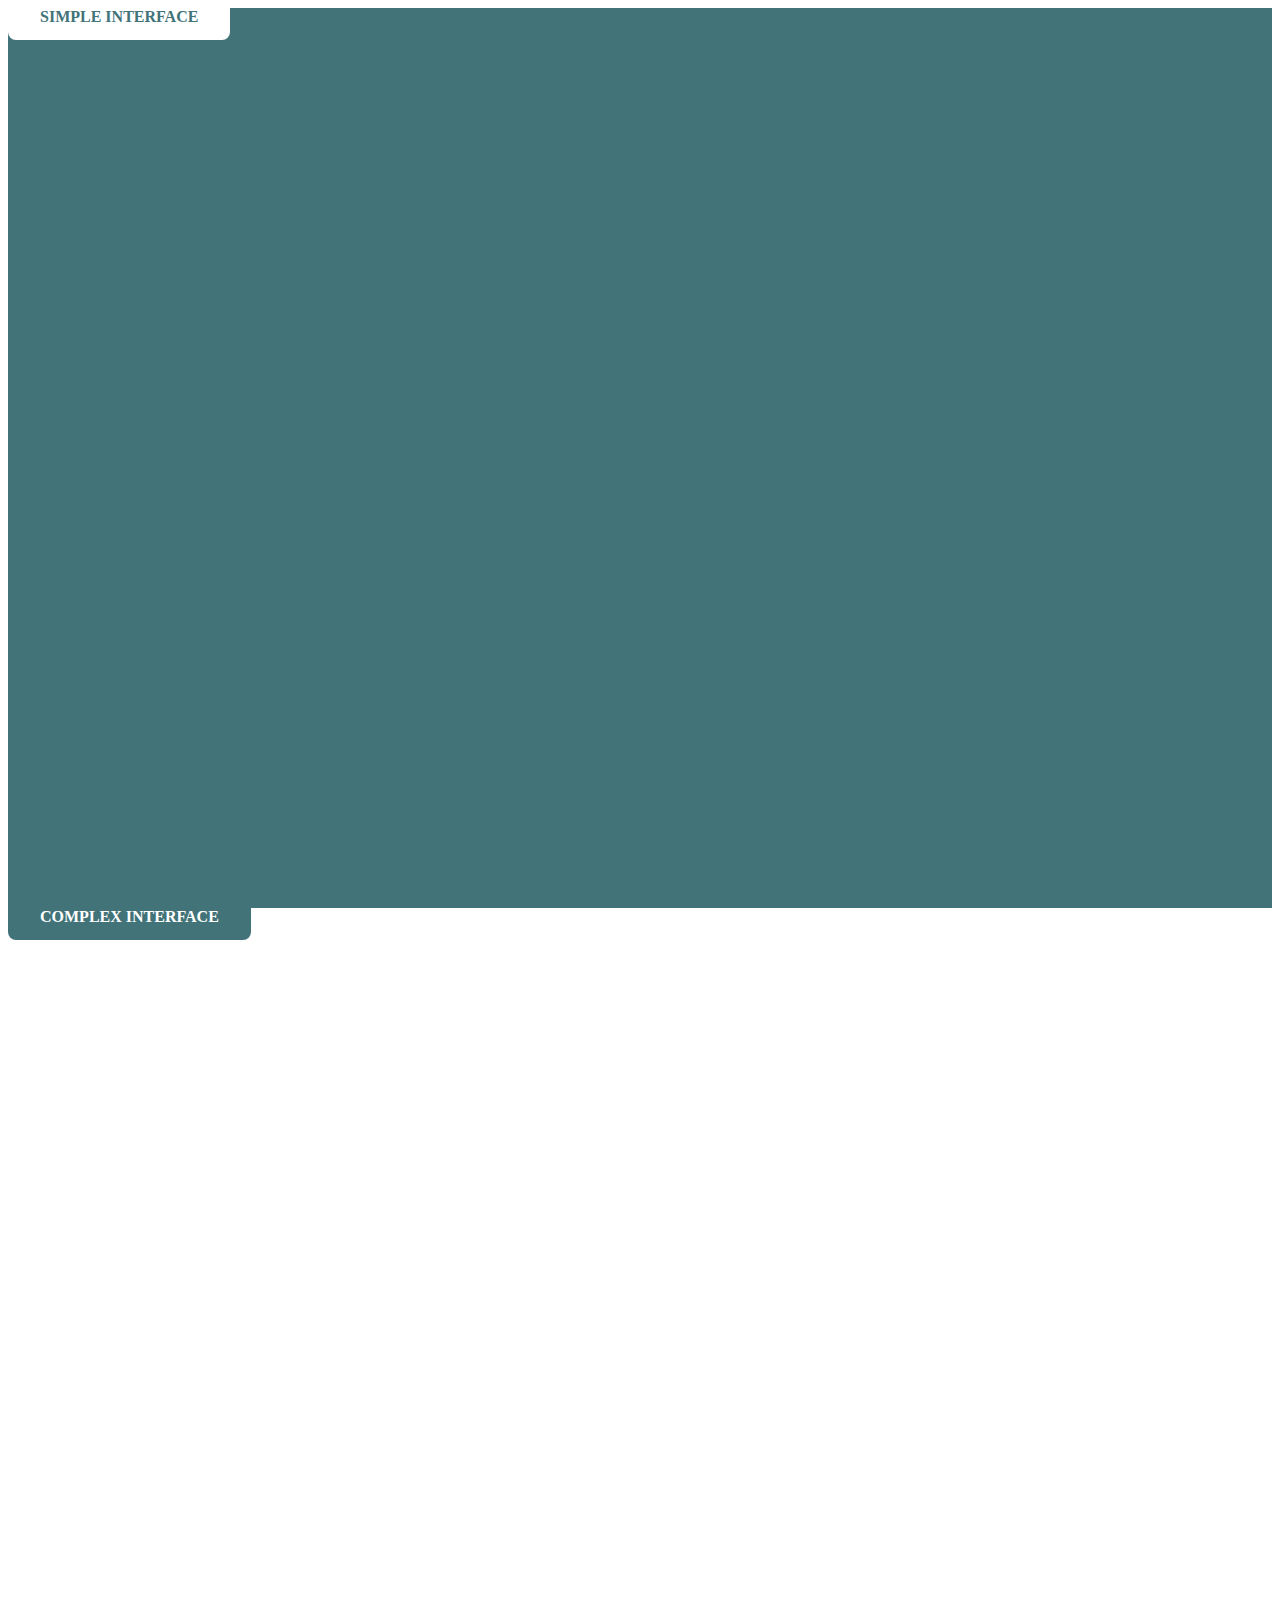
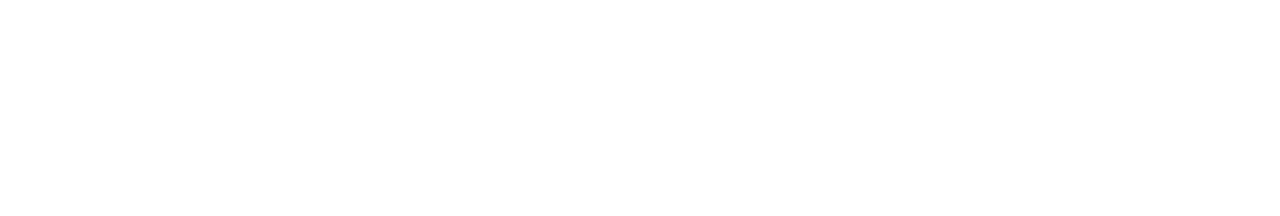
<file: index.html>
<!DOCTYPE html>
<html lang="en">
  <head>
    <meta charset="UTF-8" />
    <meta name="viewport" content="width=device-width, initial-scale=1.0" />
    <link rel="stylesheet" href="https://cdn.jsdelivr.net/npm/bootstrap@4.5.3/dist/css/bootstrap.min.css" integrity="sha384-TX8t27EcRE3e/ihU7zmQxVncDAy5uIKz4rEkgIXeMed4M0jlfIDPvg6uqKI2xXr2" crossorigin="anonymous">
    <link rel="stylesheet" href="style.css">
    <title>end-of-field-challenge</title>
  </head>
  <body>
    <div class="row no-gutters">
        <div class="leftside col-md-6 d-flex justify-content-center align-items-center">
          <a class= "box_1" href="simple.html">simple interface</a>
        </div>
        <div class="rightside col-md-6 d-flex justify-content-center align-items-center">
          <a class="box_2" href="complex.html">complex interface</a>
        </div>
      </div>
  </body>
</html>
</file>
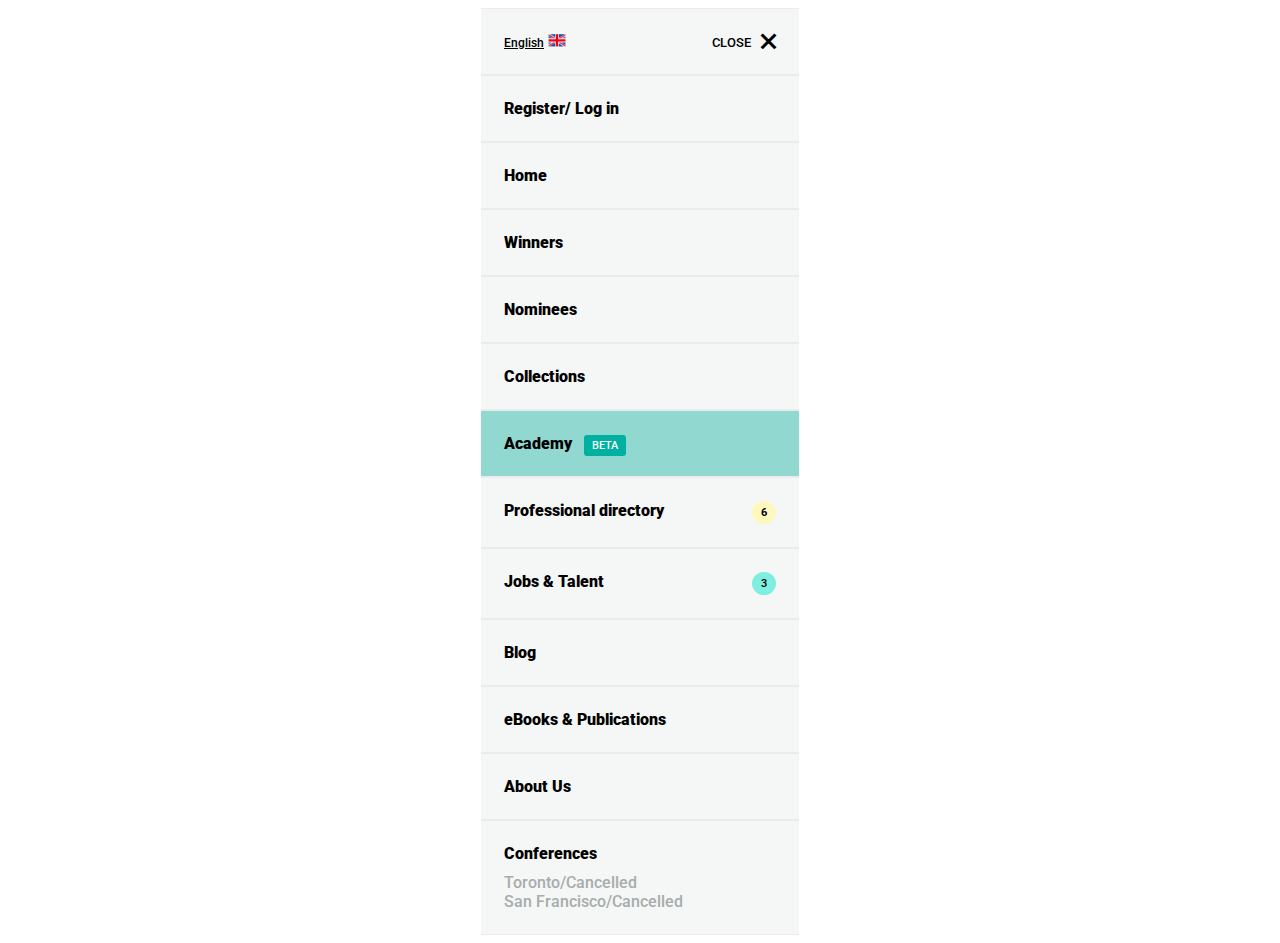
<file: complex.html>
<!DOCTYPE html>
<html lang="en">
  <head>
    <meta charset="UTF-8" />
    <meta name="viewport" content="width=device-width, initial-scale=1.0" />
    <link rel="stylesheet" type="text/css" href="font/flaticon.css">
    <link rel="stylesheet" href="complex.css">
    <title>Interface [complex.02.png]</title>
  </head>
  <body>
    <nav class="dropdown">
      <div id="box_1" class="nav-item">
        <p><a href="#">English</a> <img src="flag.PNG" alt="UK-flag"></p>
        <p id="tag_1">close<span class="flaticon-close"></span></p>
      </div>
      <div class="nav-item">Register/ Log in</div>
      <div class="nav-item">Home</div>
      <div class="nav-item">Winners</div>
      <div class="nav-item">Nominees</div>
      <div class="nav-item">Collections</div>
      <div id="box_2" class="nav-item">
        <p>Academy &nbsp; <span id="tag_2">beta</span></p>
      </div>
      <div id="box_3" class="nav-item">
        <p>Professional directory</p>
        <p id="tag_3">6</p>
      </div>
      <div id="box_4" class="nav-item">
        <p>Jobs & Talent</p>
        <p id="tag_4">3</p>
      </div>
      <div class="nav-item">Blog</div>
      <div class="nav-item">eBooks & Publications</div>
      <div class="nav-item">About Us</div>
      <div class="nav-item">
        <p>Conferences</p>
        <div class="line">
          <p>Toronto/Cancelled</p>
          <p>San Francisco/Cancelled</p>
        </div>
      </div>
    </nav>
  </body>
</html>
</file>
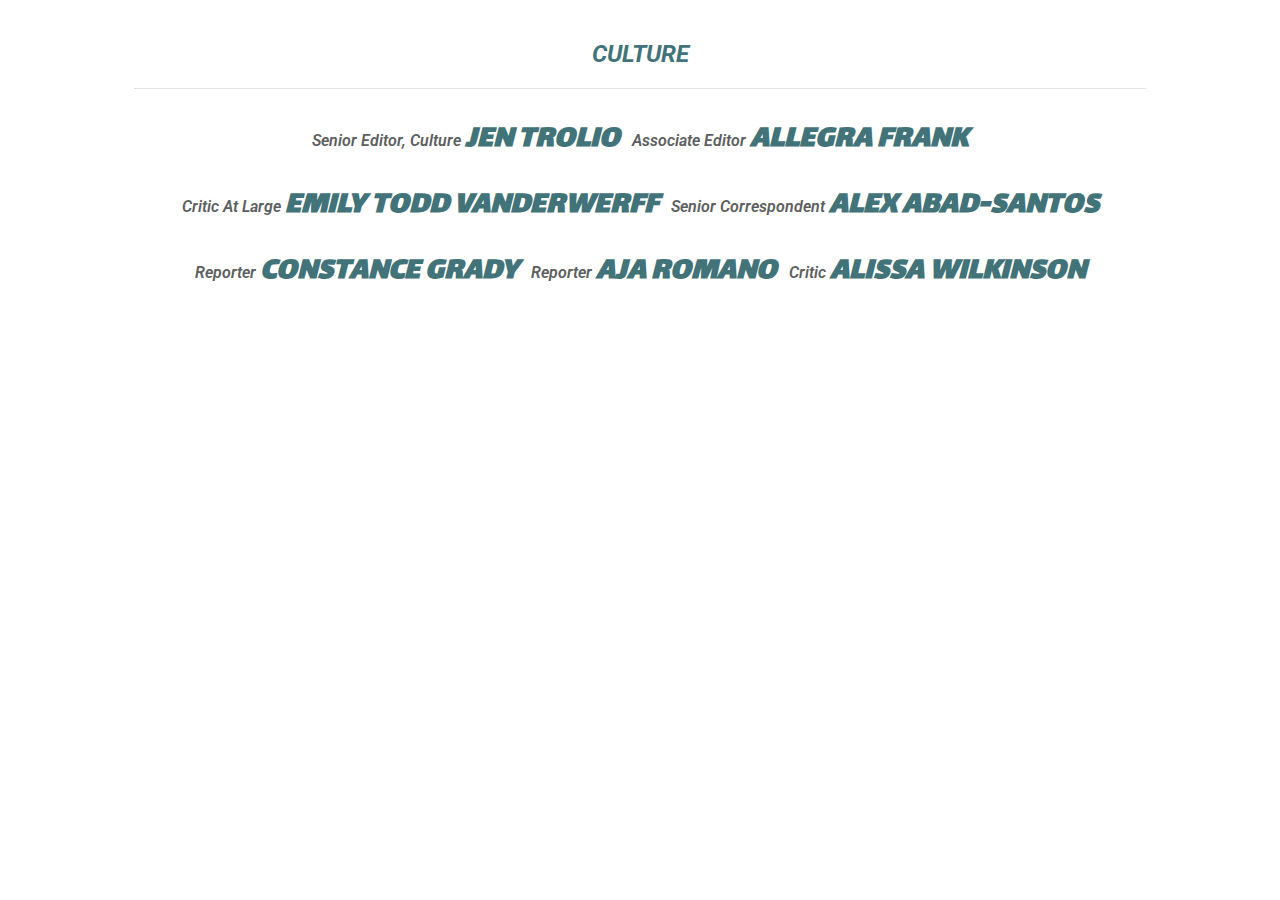
<file: simple.html>
<!DOCTYPE html>
<html lang="en">
  <head>
    <meta charset="UTF-8" />
    <meta name="viewport" content="width=device-width, initial-scale=1.0" />
    <link rel="stylesheet" href="simple.css">
    <title>Interface [interface.20.png]</title>
  </head>
  <body>
    <header>
      <h2>culture</h2>
    </header>
    <div class="line"></div>
    <main>
      <p>senior editor, culture <span>jen trolio</span> &nbsp; associate editor <span>allegra frank</span></p>
      <p>critic at large <span>emily todd vanderwerff</span> &nbsp; senior correspondent <span>alex abad-santos</span></p>
      <p>reporter <span>constance grady</span> &nbsp; reporter <span>aja romano</span> &nbsp; critic <span>alissa wilkinson</span></p>
    </main>
  </body>
</html>
</file>
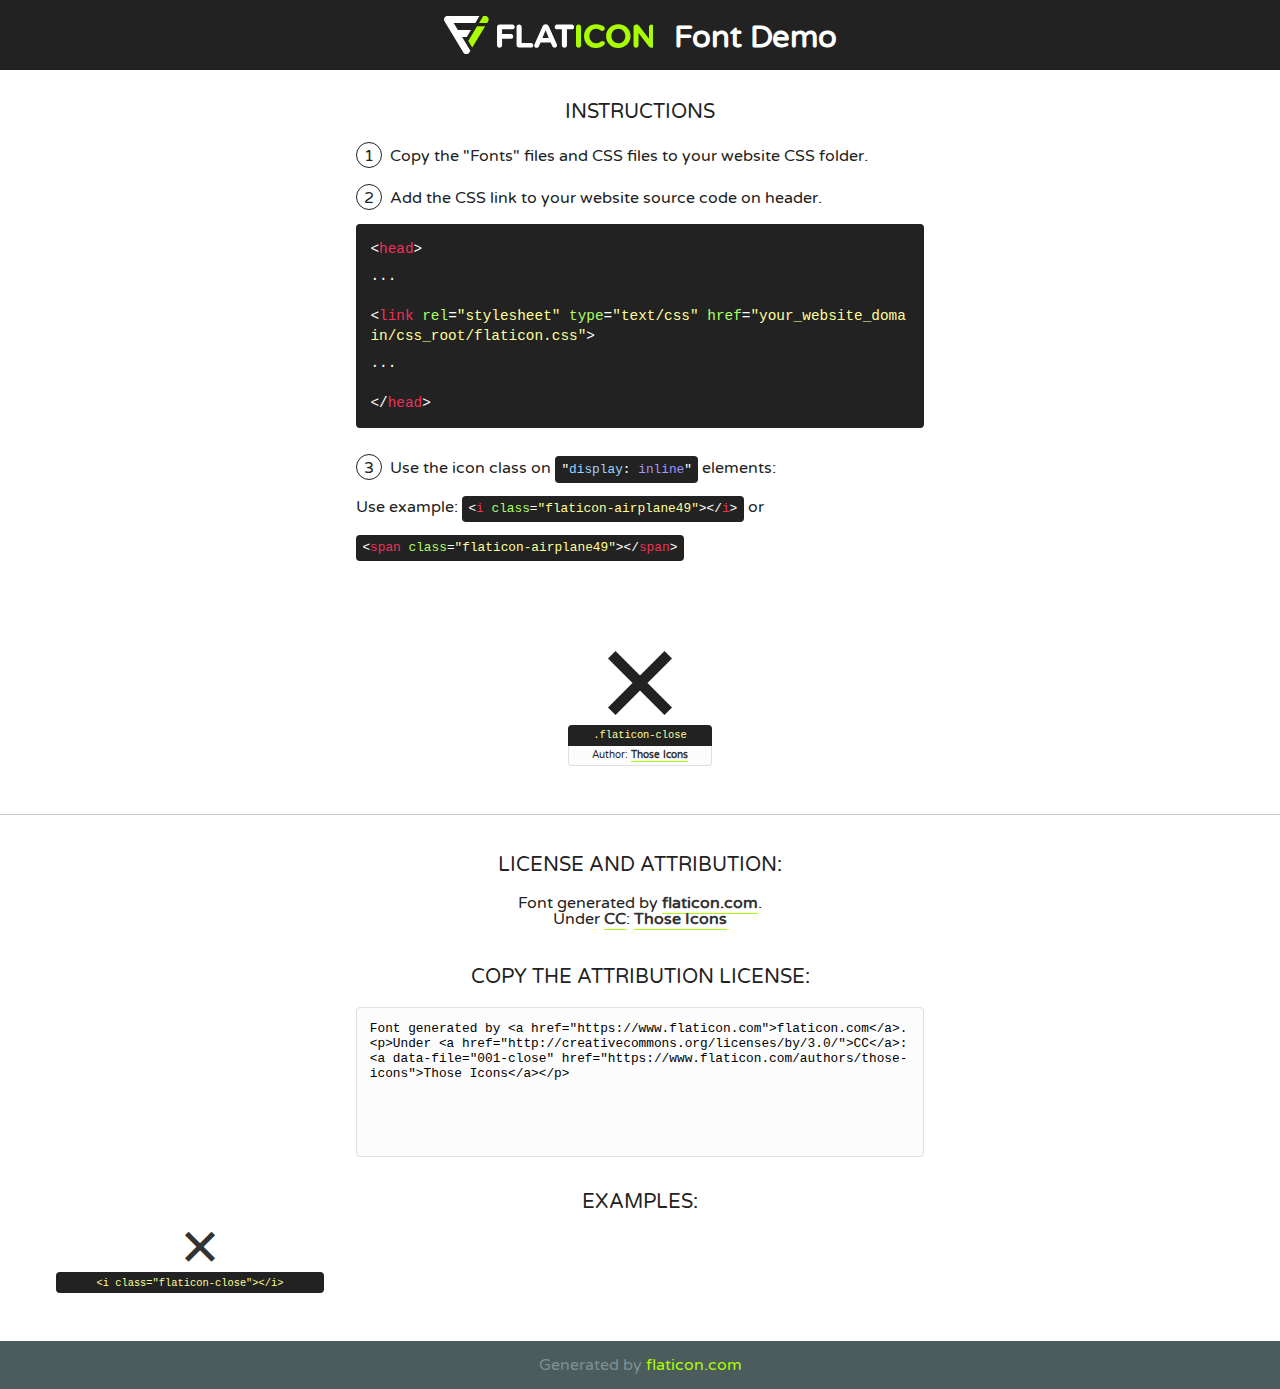
<file: font/flaticon.html>
<!DOCTYPE html>
<!--
  Flaticon icon font: Flaticon
  Creation date: 03/11/2020 14:35
-->
<html>
<!DOCTYPE html>
<html>

<head>
    <title>Flaticon WebFont</title>
    <link href="http://fonts.googleapis.com/css?family=Varela+Round" rel="stylesheet" type="text/css" />
    <link rel="stylesheet" type="text/css" href="flaticon.css">
    <meta charset="UTF-8">
    <style>
    html, body, div, span, applet, object, iframe,
    h1, h2, h3, h4, h5, h6, p, blockquote, pre,
    a, abbr, acronym, address, big, cite, code,
    del, dfn, em, img, ins, kbd, q, s, samp,
    small, strike, strong, sub, sup, tt, var,
    b, u, i, center,
    dl, dt, dd, ol, ul, li,
    fieldset, form, label, legend,
    table, caption, tbody, tfoot, thead, tr, th, td,
    article, aside, canvas, details, embed, 
    figure, figcaption, footer, header, hgroup, 
    menu, nav, output, ruby, section, summary,
    time, mark, audio, video {
        margin: 0;
        padding: 0;
        border: 0;
        font-size: 100%;
        font: inherit;
        vertical-align: baseline;
    }
    /* HTML5 display-role reset for older browsers */
    article, aside, details, figcaption, figure, 
    footer, header, hgroup, menu, nav, section {
        display: block;
    }
    body {
        line-height: 1;
    }
    ol, ul {
        list-style: none;
    }
    blockquote, q {
        quotes: none;
    }
    blockquote:before, blockquote:after,
    q:before, q:after {
        content: '';
        content: none;
    }
    table {
        border-collapse: collapse;
        border-spacing: 0;
    }
    body {
        font-family: 'Varela Round', Helvetica, Arial, sans-serif;
        font-size: 16px;
        color: #222;
    }
    a {
        color: #333;
        border-bottom: 1px solid #a9fd00;
        font-weight: bold;
        text-decoration: none;
    }
    * {
        -moz-box-sizing: border-box;
        -webkit-box-sizing: border-box;
        box-sizing: border-box;
        margin: 0;
        padding: 0;
    }
    [class^="flaticon-"]:before, [class*=" flaticon-"]:before, [class^="flaticon-"]:after, [class*=" flaticon-"]:after {
        font-family: Flaticon;
        font-size: 30px;
        font-style: normal;
        margin-left: 20px;
        color: #333;
    }
    .wrapper {
        max-width: 600px;
        margin: auto;
        padding: 0 1em;
    }
    .title {
        font-size: 1.25em;
        text-align: center;
        margin-bottom: 1em;
        text-transform: uppercase;
    }
    header {
        text-align: center;
        background-color: #222;
        color: #fff;
        padding: 1em;
    }
    header .logo {
        width: 210px;
        height: 38px;
        display: inline-block;
        vertical-align: middle;
        margin-right: 1em;
        border: none;
    }
    header strong {
        font-size: 1.95em;
        font-weight: bold;
        vertical-align: middle;
        margin-top: 5px;
        display: inline-block;
    }
    .demo {
        margin: 2em auto;
        line-height: 1.25em;
    }
    .demo ul li {
        margin-bottom: 1em;
    }
    .demo ul li .num {
        color: #222;
        border-radius: 20px;
        display: inline-block;
        width: 26px;
        padding: 3px;
        height: 26px;
        text-align: center;
        margin-right: 0.5em;
        border: 1px solid #222;
    }
    .demo ul li code {
        background-color: #222;
        border-radius: 4px;
        padding: 0.25em 0.5em;
        display: inline-block;
        color: #fff;
        font-family: Consolas,Monaco,Lucida Console,Liberation Mono,DejaVu Sans Mono,Bitstream Vera Sans Mono,Courier New, monospace;
        font-weight: lighter;
        margin-top: 1em;
        font-size: 0.8em;
        word-break: break-all;
    }
    .demo ul li code.big {
        padding: 1em;
        font-size: 0.9em;
    }
    .demo ul li code .red {
        color: #EF3159;
    }
    .demo ul li code .green {
        color: #ACFF65;
    }
    .demo ul li code .yellow {
        color: #FFFF99;
    }
    .demo ul li code .blue {
        color: #99D3FF;
    }
    .demo ul li code .purple {
        color: #A295FF;
    }
    .demo ul li code .dots {
        margin-top: 0.5em;
        display: block;
    }
    #glyphs {
        border-bottom: 1px solid #ccc;
        padding: 2em 0;
        text-align: center;
    }
    .glyph {
        display: inline-block;
        width: 9em;
        margin: 1em;
        text-align: center;
        vertical-align: top;
        background: #FFF;
    }
    .glyph .glyph-icon {
        padding: 10px;
        display: block;
        font-family:"Flaticon";
        font-size: 64px;
        line-height: 1;
    }
    .glyph .glyph-icon:before {
        font-size: 64px;
        color: #222;
        margin-left: 0;
    }
    .class-name {
        font-size: 0.65em;
        background-color: #222;
        color: #fff;
        border-radius: 4px 4px 0 0;
        padding: 0.5em;
        color: #FFFF99;
        font-family: Consolas,Monaco,Lucida Console,Liberation Mono,DejaVu Sans Mono,Bitstream Vera Sans Mono,Courier New, monospace;
    }
    .author-name {
        font-size: 0.6em;
        background-color: #fcfcfd;
        border: 1px solid #DEDEE4;
        border-top: 0;
        border-radius: 0 0 4px 4px;
        padding: 0.5em;
    }
    .class-name:last-child {
        font-size: 10px;
        color:#888;
    }
    .class-name:last-child a {
        font-size: 10px;
        color:#555;
    }
    .class-name:last-child a:hover {
        color:#a9fd00;
    }
    .glyph > input {
        display: block;
        width: 100px;
        margin: 5px auto;
        text-align: center;
        font-size: 12px;
        cursor: text;
    }
    .glyph > input.icon-input {
        font-family:"Flaticon";
        font-size: 16px;
        margin-bottom: 10px;
    }
    .attribution .title {
        margin-top: 2em;
    }
    .attribution textarea {
        background-color: #fcfcfd;
        padding: 1em;
        border: none;
        box-shadow: none;
        border: 1px solid #DEDEE4;
        border-radius: 4px;
        resize: none;
        width: 100%;
        height: 150px;
        font-size: 0.8em;
        font-family: Consolas,Monaco,Lucida Console,Liberation Mono,DejaVu Sans Mono,Bitstream Vera Sans Mono,Courier New, monospace;
        -webkit-appearance: none;
    }
    .iconsuse {
        margin: 2em auto;
        text-align: center;
        max-width: 1200px;
    }
    .iconsuse:after {
        content: '';
        display: table;
        clear: both;
    }
    .iconsuse .image {
        float: left;
        width: 25%;
        padding: 0 1em;
    }
    .iconsuse .image p {
        margin-bottom: 1em;
    }
    .iconsuse .image span {
        display: block;
        font-size: 0.65em;
        background-color: #222;
        color: #fff;
        border-radius: 4px;
        padding: 0.5em;
        color: #FFFF99;
        margin-top: 1em;
        font-family: Consolas,Monaco,Lucida Console,Liberation Mono,DejaVu Sans Mono,Bitstream Vera Sans Mono,Courier New, monospace;
    }
    #footer {
        text-align: center;
        background-color: #4C5B5C;
        color: #7c9192;
        padding: 1em;
    }
    #footer a {
        border: none;
        color: #a9fd00;
        font-weight: normal;
    }
    @media (max-width: 960px) {
        .iconsuse .image {
            width: 50%;
        }
    }
    @media (max-width: 560px) {
        .iconsuse .image {
            width: 100%;
        }
    }
    </style>
</head>

<body class="characters-off">

    <header>
        <a href="https://www.flaticon.com" target="_blank" class="logo">
            <svg version="1.1" xmlns="http://www.w3.org/2000/svg" xmlns:xlink="http://www.w3.org/1999/xlink" xmlns:a="http://ns.adobe.com/AdobeSVGViewerExtensions/3.0/" viewBox="0 0 560.875 102.036" enable-background="new 0 0 560.875 102.036" xml:space="preserve">
                <defs>
                </defs>
                <g>
                    <g class="letters">
                        <path fill="#ffffff" d="M141.596,29.675c0-3.777,2.985-6.767,6.764-6.767h34.438c3.426,0,6.15,2.728,6.15,6.15
                        c0,3.43-2.724,6.149-6.15,6.149h-27.674v13.091h23.719c3.429,0,6.151,2.724,6.151,6.15c0,3.43-2.723,6.149-6.151,6.149h-23.719
                        v17.574c0,3.773-2.986,6.761-6.764,6.761c-3.779,0-6.764-2.989-6.764-6.761V29.675z"></path>
                        <path fill="#ffffff" d="M193.844,29.149c0-3.781,2.985-6.767,6.764-6.767c3.776,0,6.763,2.985,6.763,6.767v42.957h25.039
                        c3.426,0,6.149,2.726,6.149,6.153c0,3.425-2.723,6.15-6.149,6.15h-31.802c-3.779,0-6.764-2.986-6.764-6.768V29.149z"></path>
                        <path fill="#ffffff" d="M241.891,75.71l21.438-48.407c1.492-3.341,4.215-5.357,7.906-5.357h0.792
                        c3.686,0,6.323,2.017,7.815,5.357l21.439,48.407c0.436,0.967,0.701,1.845,0.701,2.723c0,3.602-2.809,6.501-6.414,6.501
                        c-3.161,0-5.269-1.845-6.499-4.655l-4.132-9.661h-27.059l-4.301,10.102c-1.144,2.631-3.426,4.214-6.237,4.214
                        c-3.517,0-6.24-2.81-6.24-6.325C241.1,77.64,241.451,76.677,241.891,75.71z M279.932,58.666l-8.521-20.297l-8.526,20.297H279.932
                        z"></path>
                        <path fill="#ffffff" d="M314.864,35.387H301.86c-3.429,0-6.239-2.813-6.239-6.238c0-3.429,2.811-6.24,6.239-6.24h39.533
                        c3.426,0,6.237,2.811,6.237,6.24c0,3.425-2.811,6.238-6.237,6.238h-13.001v42.785c0,3.773-2.99,6.761-6.764,6.761
                        c-3.779,0-6.764-2.989-6.764-6.761V35.387z"></path>
                        <path fill="#A9FD00" d="M352.615,29.149c0-3.781,2.985-6.767,6.767-6.767c3.774,0,6.761,2.985,6.761,6.767v49.024
                        c0,3.773-2.987,6.761-6.761,6.761c-3.781,0-6.767-2.989-6.767-6.761V29.149z"></path>
                        <path fill="#A9FD00" d="M374.132,53.836v-0.179c0-17.481,13.178-31.801,32.065-31.801c9.22,0,15.459,2.458,20.557,6.238
                        c1.402,1.054,2.637,2.985,2.637,5.357c0,3.692-2.985,6.59-6.681,6.59c-1.845,0-3.071-0.702-4.044-1.319
                        c-3.776-2.813-7.729-4.393-12.562-4.393c-10.364,0-17.831,8.611-17.831,19.154v0.173c0,10.542,7.291,19.329,17.831,19.329
                        c5.715,0,9.492-1.756,13.359-4.834c1.049-0.874,2.458-1.491,4.039-1.491c3.429,0,6.325,2.813,6.325,6.236
                        c0,2.106-1.056,3.78-2.282,4.834c-5.539,4.834-12.036,7.733-21.878,7.733C387.572,85.464,374.132,71.493,374.132,53.836z"></path>
                        <path fill="#A9FD00" d="M433.009,53.836v-0.179c0-17.481,13.79-31.801,32.766-31.801c18.981,0,32.592,14.143,32.592,31.628v0.173
                        c0,17.483-13.785,31.807-32.769,31.807C446.625,85.464,433.009,71.32,433.009,53.836z M484.224,53.836v-0.179
                        c0-10.539-7.725-19.326-18.626-19.326c-10.893,0-18.449,8.611-18.449,19.154v0.173c0,10.542,7.73,19.329,18.626,19.329
                        C476.676,72.986,484.224,64.378,484.224,53.836z"></path>
                        <path fill="#A9FD00" d="M506.233,29.321c0-3.774,2.99-6.763,6.767-6.763h1.401c3.252,0,5.183,1.583,7.029,3.953l26.093,34.265
                        V29.059c0-3.692,2.99-6.677,6.681-6.677c3.683,0,6.671,2.985,6.671,6.677v48.934c0,3.78-2.987,6.765-6.764,6.765h-0.436
                        c-3.257,0-5.188-1.581-7.034-3.953l-27.056-35.492v32.944c0,3.687-2.985,6.676-6.678,6.676c-3.683,0-6.673-2.989-6.673-6.676
                        V29.321z"></path>
                    </g>
                    <g class="insignia">
                        <path fill="#ffffff" d="M48.372,56.137h12.517l11.156-18.537H37.186L25.688,18.539h57.825L94.668,0H9.271
                        C5.925,0,2.842,1.801,1.198,4.716c-1.644,2.907-1.593,6.482,0.134,9.343l50.38,83.501c1.678,2.781,4.689,4.476,7.938,4.476
                        c3.246,0,6.257-1.695,7.935-4.476l2.898-4.804L48.372,56.137z"></path>
                        <g class="i">
                            <path fill="#A9FD00" d="M93.575,18.539h0.031v0.004l21.652,0.004l2.705-4.488c1.727-2.861,1.778-6.436,0.133-9.343
                            C116.454,1.801,113.371,0,110.026,0h-5.294L93.575,18.539z"></path>
                            <polygon fill="#A9FD00" points="88.291,27.356 64.725,66.486 75.519,84.404 109.942,27.356"></polygon>
                        </g>
                    </g>
                </g>
            </svg>
        </a>
        <strong>Font Demo</strong>
    </header>


    <section class="demo wrapper">

        <p class="title">Instructions</p>

        <ul>
            <li>
                <span class="num">1</span>Copy the "Fonts" files and CSS files to your website CSS folder.
            </li>
            <li>
                <span class="num">2</span>Add the CSS link to your website source code on header.
                <code class="big">
                    &lt;<span class="red">head</span>&gt;
                    <br/><span class="dots">...</span>
                    <br/>&lt;<span class="red">link</span> <span class="green">rel</span>=<span class="yellow">"stylesheet"</span> <span class="green">type</span>=<span class="yellow">"text/css"</span> <span class="green">href</span>=<span class="yellow">"your_website_domain/css_root/flaticon.css"</span>&gt;
                    <br/><span class="dots">...</span>
                    <br/>&lt;/<span class="red">head</span>&gt;
                </code>
            </li>

            <li>
                <p>
                    <span class="num">3</span>Use the icon class on <code>"<span class="blue">display</span>:<span class="purple"> inline</span>"</code> elements:
                    <br />
                    Use example: <code>&lt;<span class="red">i</span> <span class="green">class</span>=<span class="yellow">&quot;flaticon-airplane49&quot;</span>&gt;&lt;/<span class="red">i</span>&gt;</code> or <code>&lt;<span class="red">span</span> <span class="green">class</span>=<span class="yellow">&quot;flaticon-airplane49&quot;</span>&gt;&lt;/<span class="red">span</span>&gt;</code>
            </li>
        </ul>

    </section>




   <section id="glyphs">          
    
      
        <div class="glyph"><div class="glyph-icon flaticon-close"></div>
            <div class="class-name">.flaticon-close</div>
            <div class="author-name">Author: <a data-file="001-close" href="https://www.flaticon.com/authors/those-icons">Those Icons</a> </div> 
        </div>        
        

    </section>



    <section class="attribution wrapper"   style="text-align:center;">

      <div class="title">License and attribution:</div><div class="attrDiv">Font generated by <a href="https://www.flaticon.com">flaticon.com</a>. <div><p>Under <a href="http://creativecommons.org/licenses/by/3.0/">CC</a>: <a data-file="001-close" href="https://www.flaticon.com/authors/those-icons">Those Icons</a></p>  </div>
      </div>
      <div class="title">Copy the Attribution License:</div>

    <textarea onclick="this.focus();this.select();">Font generated by &lt;a href=&quot;https://www.flaticon.com&quot;&gt;flaticon.com&lt;/a&gt;. <p>Under <a href="http://creativecommons.org/licenses/by/3.0/">CC</a>: <a data-file="001-close" href="https://www.flaticon.com/authors/those-icons">Those Icons</a></p>  
     </textarea>

    </section>

    <section class="iconsuse">

          <div class="title">Examples:</div>            
             
            <div class="image">
                <p>
                    <i class="glyph-icon flaticon-close"></i> 
                    <span>&lt;i class=&quot;flaticon-close&quot;&gt;&lt;/i&gt;</span>
                </p>
            </div>
                       
        </div>
                            
    </section>

<div id="footer">
    <div>Generated by <a href="https://www.flaticon.com">flaticon.com</a>
    </div>
</div>



</body>
</html>
</file>
<file: style.css>
.leftside, .rightside {
    height: 50vh;
    width: 100%;
}

@media screen and (min-width: 768px) {
    .leftside, .rightside {
        height: 100vh;
    }
}

.leftside {
    background: #417379;
}

.rightside {
    background: white;
}

a {
    text-decoration: none !important;
    text-transform: uppercase;
    font-weight: bold;
}

.box_1 {
    background-color: white;
    color: #417379;
    padding: 15px 32px;
    text-align: center;
    border-radius: 8px;
}

.box_2 {
    background-color: #417379;
    color: white;
    border: none;
    padding: 15px 32px;
    text-align: center;
    border-radius: 8px; 
}
</file>
<file: font/flaticon.css>
/*
  	Flaticon icon font: Flaticon
  	Creation date: 03/11/2020 14:35
  	*/

@font-face {
  font-family: "Flaticon";
  src: url("./Flaticon.eot");
  src: url("./Flaticon.eot?#iefix") format("embedded-opentype"),
       url("./Flaticon.woff2") format("woff2"),
       url("./Flaticon.woff") format("woff"),
       url("./Flaticon.ttf") format("truetype"),
       url("./Flaticon.svg#Flaticon") format("svg");
  font-weight: normal;
  font-style: normal;
}

@media screen and (-webkit-min-device-pixel-ratio:0) {
  @font-face {
    font-family: "Flaticon";
    src: url("./Flaticon.svg#Flaticon") format("svg");
  }
}

[class^="flaticon-"]:before, [class*=" flaticon-"]:before,
[class^="flaticon-"]:after, [class*=" flaticon-"]:after {   
  font-family: Flaticon;
        font-size: 20px;
font-style: normal;
margin-left: 20px;
}

.flaticon-close:before { content: "\f100"; }
</file>
<file: complex.css>
@import url('https://fonts.googleapis.com/css2?family=Roboto:wght@900&display=swap');
@import url('https://fonts.googleapis.com/css2?family=Roboto:wght@500&display=swap');

body {
    display: flex;
    justify-content: center;
    font-family: Roboto;
    font-weight: 900;
}

nav {
    width: 318px;
    min-width: 318px;
    background-color: #f4f7f6;
}

.nav-item{
    border-style: solid;
    border-color: #ebebeb;
    border-width: thin;
    border-left: none;
    border-right: none;
    padding: 23px;
    font-size: 16px;
}

#box_1 {
    display: flex;
    justify-content: space-between;
    align-items: baseline;
}

nav>#box_2 {
    background-color: #90d8d0;
}

p {
    margin: 0%;
}

a {
    margin: 0%;
    color: black;
    font-size: 12px;
    font-weight: 500;
}

#tag_1 {
    text-transform: uppercase;
    font-weight: 500;
    font-size: 13px;
}

img {
    height: 13px;
    width: 18px;
}

.flaticon-close::before {
    font-size: 15px;
    margin-left: 10px;
    font-weight: 700;
}

#tag_2 {
    text-transform: uppercase;
    color: white;
    font-size: 11px;
    font-weight: 500;
    background-color: #00b0A0;
    padding: 4px 8px;
    border-radius: 3px;
}

nav>#box_3 {
    display: flex;
    justify-content: space-between;
    align-items: baseline;
    box-sizing: border-box;
}

#tag_3 {
    font-size: 11px;
    font-weight: 700;
    background-color: #fef8bc;
    padding: 5px 9px;
    border-radius: 100%;
}

nav>#box_4 {
    display: flex;
    justify-content: space-between;
    align-items: baseline;
    box-sizing: border-box;
}

#tag_4 {
    font-size: 11px;
    font-weight: 500;
    background-color: #7eeedf;
    padding: 5px 9px;
    border-radius: 100%;
}

.line {
    font-weight: 500;
    padding-top: 10px;
    color: #a7acac;
}
</file>
<file: simple.css>
@import url('https://fonts.googleapis.com/css2?family=Roboto&display=swap');
@import url('https://fonts.googleapis.com/css2?family=Lalezar&display=swap');

body {
    display: flex;
    flex-direction: column;
    align-items: center;
    font-style: italic;
    font-family: Roboto;
    color: #5d5f5f;
    margin-top: 20px;
    
}

header {
    text-transform: uppercase;
    color: #417379;
    padding-bottom: 0px;
}

main {
    text-align: center;
    padding-top: 10px;
}

span {
    text-transform: uppercase;
    color: #417379;
    font-size: 32px;
    font-family: Lalezar, 'Arial black';
}

p {
    text-transform: capitalize;
    font-weight: 600;
    font-size: 16px;
}

.line {
    width: 80%;
    border: 0;
    border-bottom: 1px dotted rgb(219, 219, 219);
    background: rgb(233, 232, 232);
}
</file>
